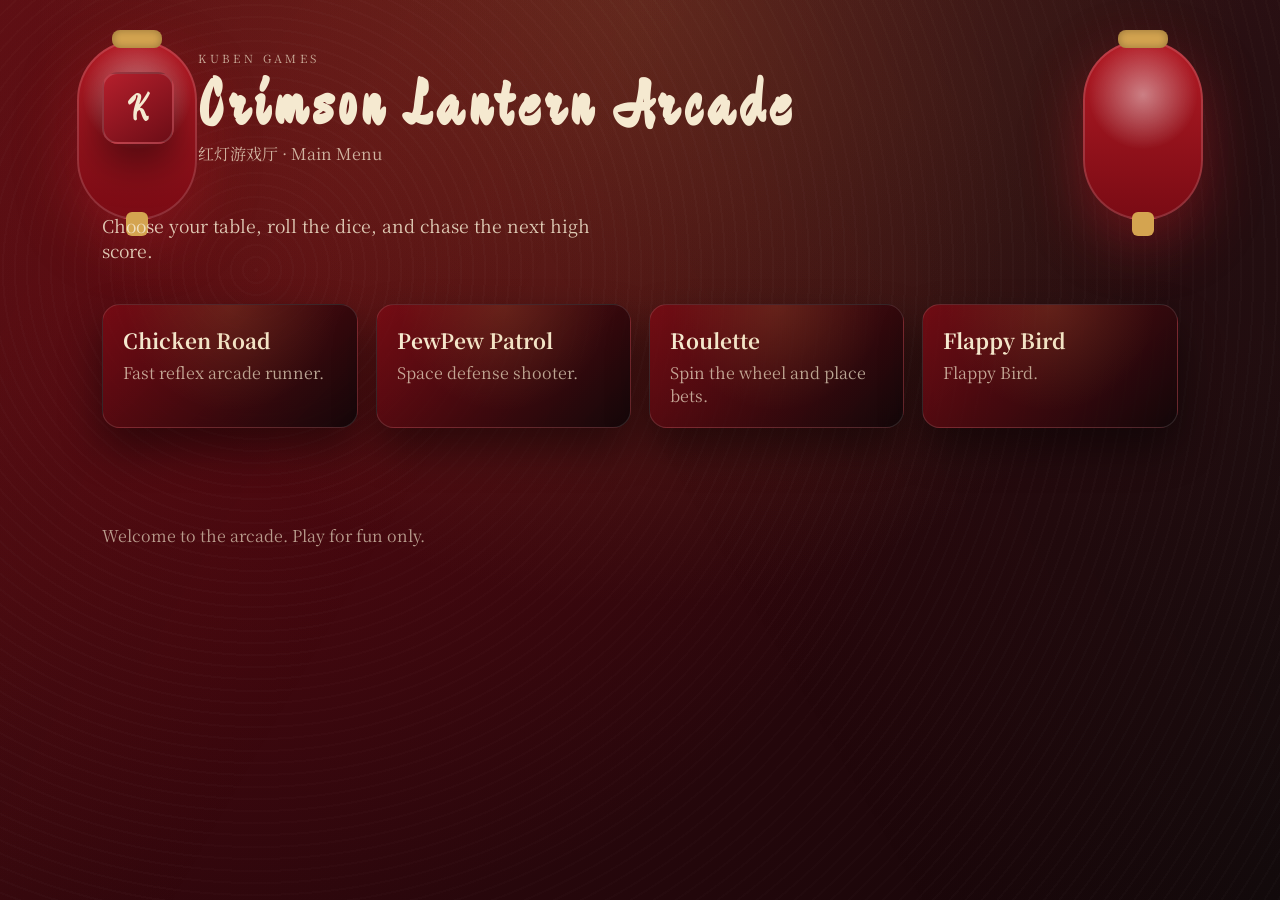
<file: index.html>
<!DOCTYPE html>
<html lang="en">

<head>
    <meta charset="UTF-8" />
    <meta name="viewport" content="width=device-width, initial-scale=1.0" />
    <title>Kuben Arcade | Main Menu</title>
    <link rel="stylesheet" href="main.css" />
</head>

<body>
    <div class="lantern lantern-left"></div>
    <div class="lantern lantern-right"></div>

    <header class="top-bar">
        <div class="seal">K</div>
        <div class="title-block">
            <p class="eyebrow">Kuben Games</p>
            <h1>Crimson Lantern Arcade</h1>
            <p class="subtitle">红灯游戏厅 · Main Menu</p>
        </div>
    </header>

    <main class="menu">
        <section class="intro">
            <p>Choose your table, roll the dice, and chase the next high score.</p>
        </section>

        <section class="grid">
            <a class="game-card" href="/Chicken Road/index.html">
                <h2>Chicken Road</h2>
                <p>Fast reflex arcade runner.</p>
            </a>
            <a class="game-card" href="/PewPewPatrol/index.html">
                <h2>PewPew Patrol</h2>
                <p>Space defense shooter.</p>
            </a>
            <a class="game-card" href="/Roulette/index.html">
                <h2>Roulette</h2>
                <p>Spin the wheel and place bets.</p>
            </a>
            <a class="game-card" href="/Flappy Bird/index.html">
                <h2>Flappy Bird</h2>
                <p>Flappy Bird.</p>
            </a>
        </section>
    </main>

    <footer class="footer">
        <p>Welcome to the arcade. Play for fun only.</p>
    </footer>
</body>

</html>
</file>
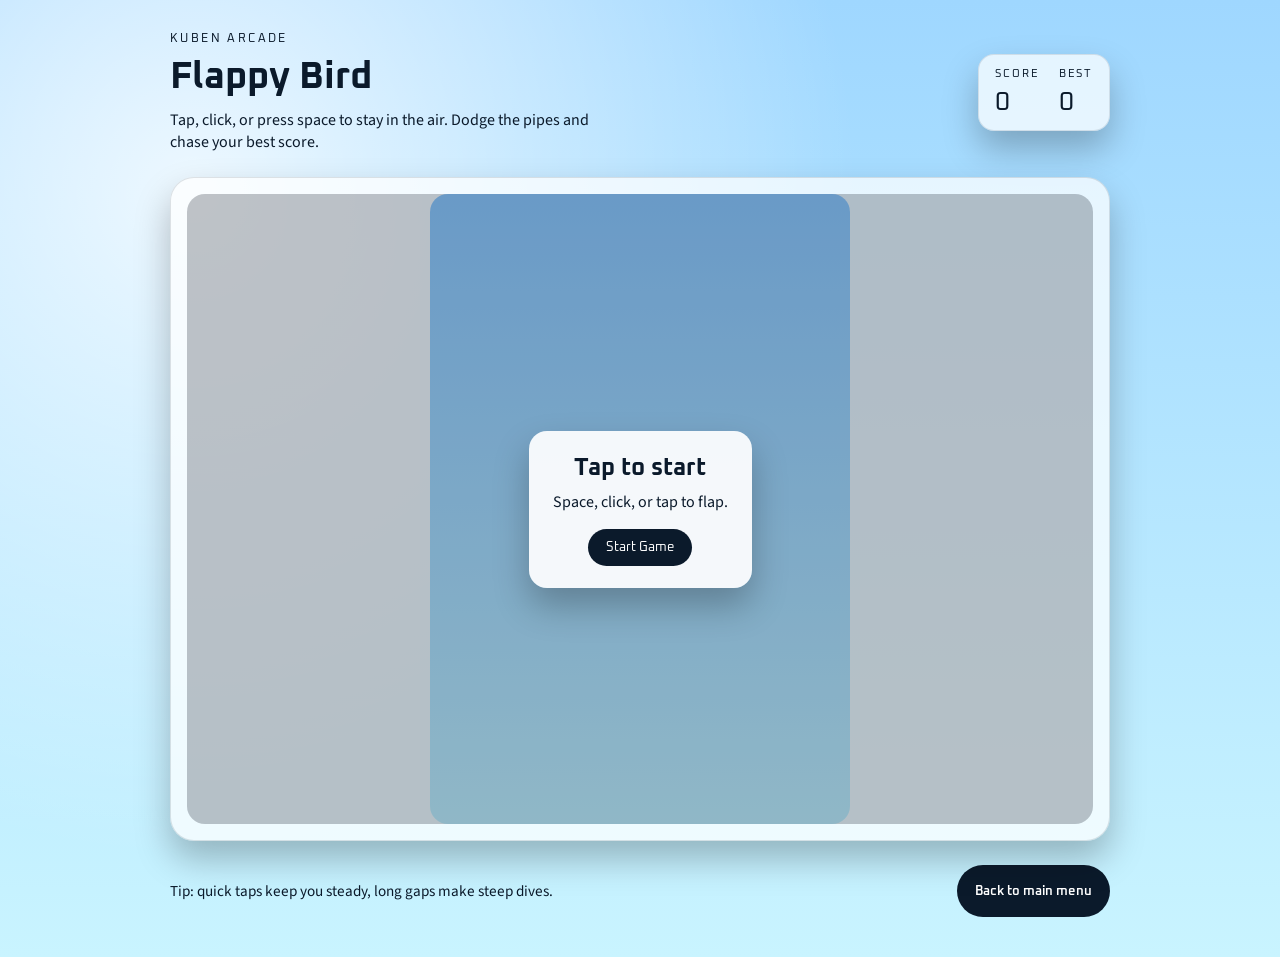
<file: Flappy Bird/index.html>
<!DOCTYPE html>
<html lang="en">
<head>
  <meta charset="UTF-8" />
  <meta name="viewport" content="width=device-width, initial-scale=1.0" />
  <title>Kuben Arcade | Flappy Bird</title>
  <link rel="stylesheet" href="style.css" />
</head>
<body>
  <main class="wrap">
    <header class="topbar">
      <div>
        <p class="eyebrow">Kuben Arcade</p>
        <h1>Flappy Bird</h1>
        <p class="lede">Tap, click, or press space to stay in the air. Dodge the pipes and chase your best score.</p>
      </div>
      <div class="stats">
        <div>
          <p class="label">Score</p>
          <p class="score" id="score">0</p>
        </div>
        <div>
          <p class="label">Best</p>
          <p class="score" id="best">0</p>
        </div>
      </div>
    </header>

    <section class="game-card">
      <canvas id="game" width="420" height="640" aria-label="Flappy Bird game" role="img"></canvas>
      <div class="overlay" id="overlay">
        <div class="panel">
          <h2 id="overlayTitle">Tap to start</h2>
          <p id="overlayHint">Space, click, or tap to flap.</p>
          <button id="startBtn">Start Game</button>
        </div>
      </div>
    </section>

    <footer class="footer">
      <p>Tip: quick taps keep you steady, long gaps make steep dives.</p>
      <button class="exitButton"><a href="../index.html" style="color: white;">Back to main menu</a></button>
    </footer>
  </main>

  <script src="script.js"></script>
</body>
</html>
</file>
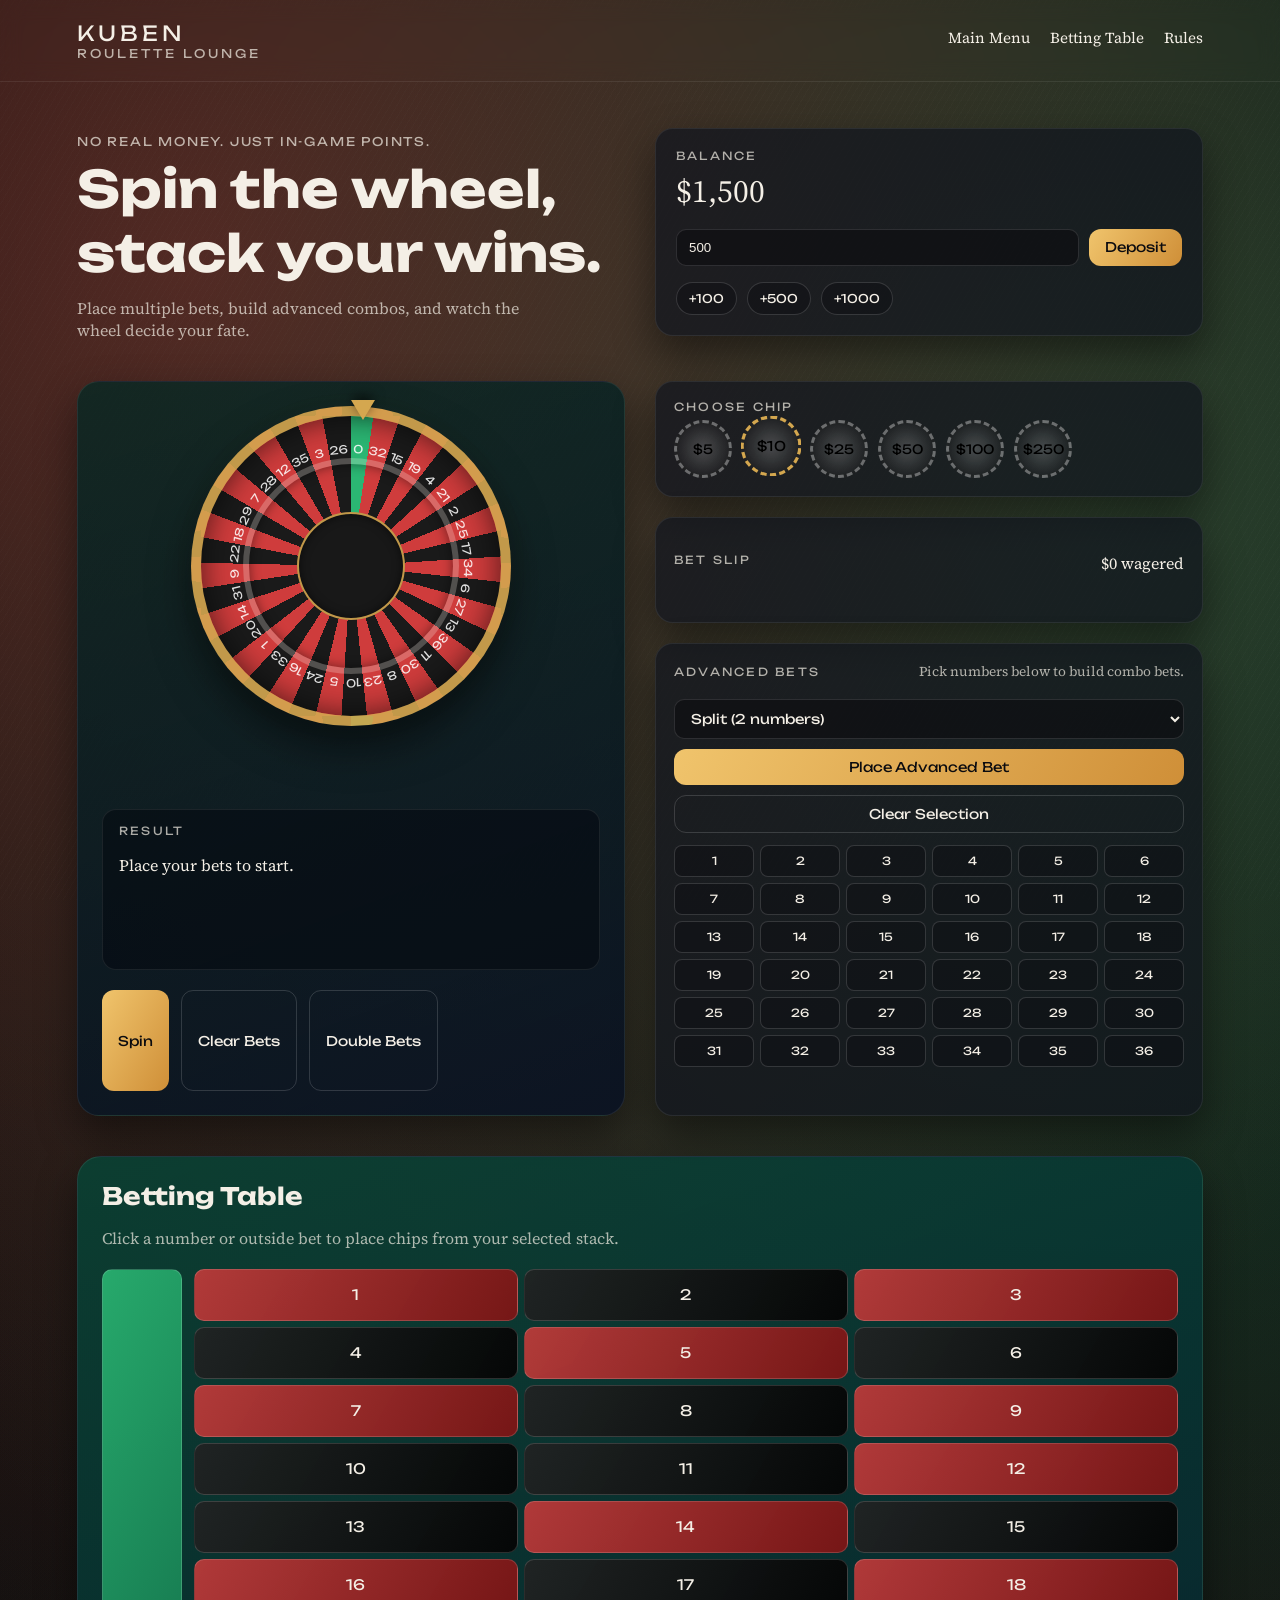
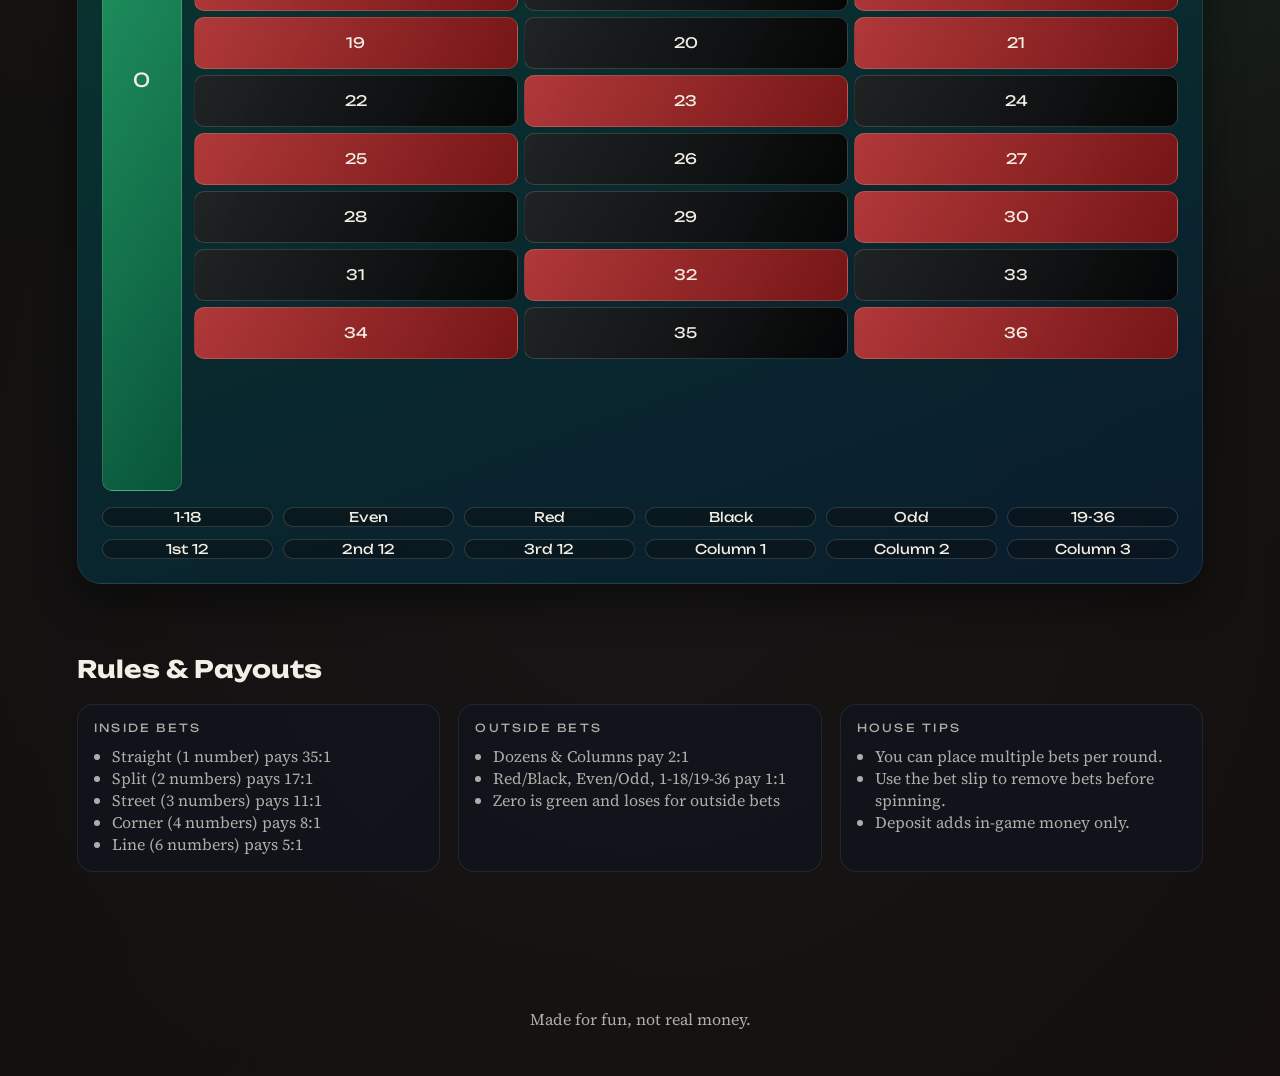
<file: Roulette/index.html>
<!DOCTYPE html>
<html lang="en">
<head>
  <meta charset="UTF-8" />
  <meta name="viewport" content="width=device-width, initial-scale=1.0" />
  <title>Kuben Casino | Roulette</title>
  <link rel="stylesheet" href="style.css" />
</head>
<body>
  <nav class="navbar">
    <div class="brand">
      <span class="brand-mark">Kuben</span>
      <span class="brand-sub">Roulette Lounge</span>
    </div>
    <div class="nav-links">
      <a href="../index.html">Main Menu</a>
      <a href="#bets">Betting Table</a>
      <a href="#rules">Rules</a>
    </div>
  </nav>

  <main>
    <section class="hero">
      <div>
        <p class="eyebrow">No real money. Just in-game points.</p>
        <h1>Spin the wheel, stack your wins.</h1>
        <p class="lede">Place multiple bets, build advanced combos, and watch the wheel decide your fate.</p>
      </div>
      <div class="balance-card">
        <div>
          <p class="label">Balance</p>
          <p class="balance" id="balance">$0</p>
        </div>
        <div class="deposit">
          <input id="depositAmount" type="number" min="1" value="500" />
          <button id="depositBtn" class="btn primary">Deposit</button>
        </div>
        <div class="quick-deposit">
          <button class="chip-btn" data-deposit="100">+100</button>
          <button class="chip-btn" data-deposit="500">+500</button>
          <button class="chip-btn" data-deposit="1000">+1000</button>
        </div>
      </div>
    </section>

    <section class="game">
      <div class="wheel-panel">
        <div class="wheel-wrap">
          <div class="wheel-glow"></div>
          <div class="pointer"></div>
          <div id="wheel" class="wheel"></div>
        </div>
        <div class="result" aria-live="polite">
          <p class="label">Result</p>
          <p id="resultDisplay">Place your bets to start.</p>
        </div>
        <div class="spin-actions">
          <button id="spinBtn" class="btn primary">Spin</button>
          <button id="clearBetsBtn" class="btn ghost">Clear Bets</button>
          <button id="doubleBetsBtn" class="btn ghost">Double Bets</button>
        </div>
      </div>

      <div class="control-panel">
        <div class="chip-selector">
          <p class="label">Choose Chip</p>
          <div class="chip-row" id="chipRow"></div>
        </div>

        <div class="bet-slip">
          <div class="bet-slip-header">
            <p class="label">Bet Slip</p>
            <p class="total" id="totalWager">$0 wagered</p>
          </div>
          <div id="betList" class="bet-list"></div>
        </div>

        <div class="advanced-bets" id="advanced">
          <div class="advanced-header">
            <p class="label">Advanced Bets</p>
            <p class="hint">Pick numbers below to build combo bets.</p>
          </div>
          <div class="advanced-controls">
            <select id="advancedType">
              <option value="split">Split (2 numbers)</option>
              <option value="street">Street (3 numbers)</option>
              <option value="corner">Corner (4 numbers)</option>
              <option value="line">Line (6 numbers)</option>
            </select>
            <button id="placeAdvancedBtn" class="btn primary">Place Advanced Bet</button>
            <button id="clearAdvancedBtn" class="btn ghost">Clear Selection</button>
          </div>
          <div class="advanced-grid" id="advancedGrid"></div>
          <p id="advancedStatus" class="status"></p>
        </div>
      </div>
    </section>

    <section class="board-section" id="bets">
      <div class="board-header">
        <h2>Betting Table</h2>
        <p>Click a number or outside bet to place chips from your selected stack.</p>
      </div>
      <div class="board">
        <button id="zeroCell" class="bet-cell zero" data-bet-type="straight" data-number="0">0</button>
        <div id="numberGrid" class="number-grid"></div>
      </div>
      <div class="outside-bets">
        <button class="bet-btn" data-bet-type="range" data-range="low">1-18</button>
        <button class="bet-btn" data-bet-type="parity" data-parity="even">Even</button>
        <button class="bet-btn" data-bet-type="color" data-color="red">Red</button>
        <button class="bet-btn" data-bet-type="color" data-color="black">Black</button>
        <button class="bet-btn" data-bet-type="parity" data-parity="odd">Odd</button>
        <button class="bet-btn" data-bet-type="range" data-range="high">19-36</button>
      </div>
      <div class="outside-bets secondary">
        <button class="bet-btn" data-bet-type="dozen" data-dozen="1">1st 12</button>
        <button class="bet-btn" data-bet-type="dozen" data-dozen="2">2nd 12</button>
        <button class="bet-btn" data-bet-type="dozen" data-dozen="3">3rd 12</button>
        <button class="bet-btn" data-bet-type="column" data-column="1">Column 1</button>
        <button class="bet-btn" data-bet-type="column" data-column="2">Column 2</button>
        <button class="bet-btn" data-bet-type="column" data-column="3">Column 3</button>
      </div>
    </section>

    <section class="rules" id="rules">
      <h2>Rules & Payouts</h2>
      <div class="rules-grid">
        <div class="rule-card">
          <p class="label">Inside Bets</p>
          <ul>
            <li>Straight (1 number) pays 35:1</li>
            <li>Split (2 numbers) pays 17:1</li>
            <li>Street (3 numbers) pays 11:1</li>
            <li>Corner (4 numbers) pays 8:1</li>
            <li>Line (6 numbers) pays 5:1</li>
          </ul>
        </div>
        <div class="rule-card">
          <p class="label">Outside Bets</p>
          <ul>
            <li>Dozens & Columns pay 2:1</li>
            <li>Red/Black, Even/Odd, 1-18/19-36 pay 1:1</li>
            <li>Zero is green and loses for outside bets</li>
          </ul>
        </div>
        <div class="rule-card">
          <p class="label">House Tips</p>
          <ul>
            <li>You can place multiple bets per round.</li>
            <li>Use the bet slip to remove bets before spinning.</li>
            <li>Deposit adds in-game money only.</li>
          </ul>
        </div>
      </div>
    </section>
  </main>

  <footer class="footer">
    <p>Made for fun, not real money.</p>
  </footer>

  <script src="script.js"></script>
</body>
</html>
</file>
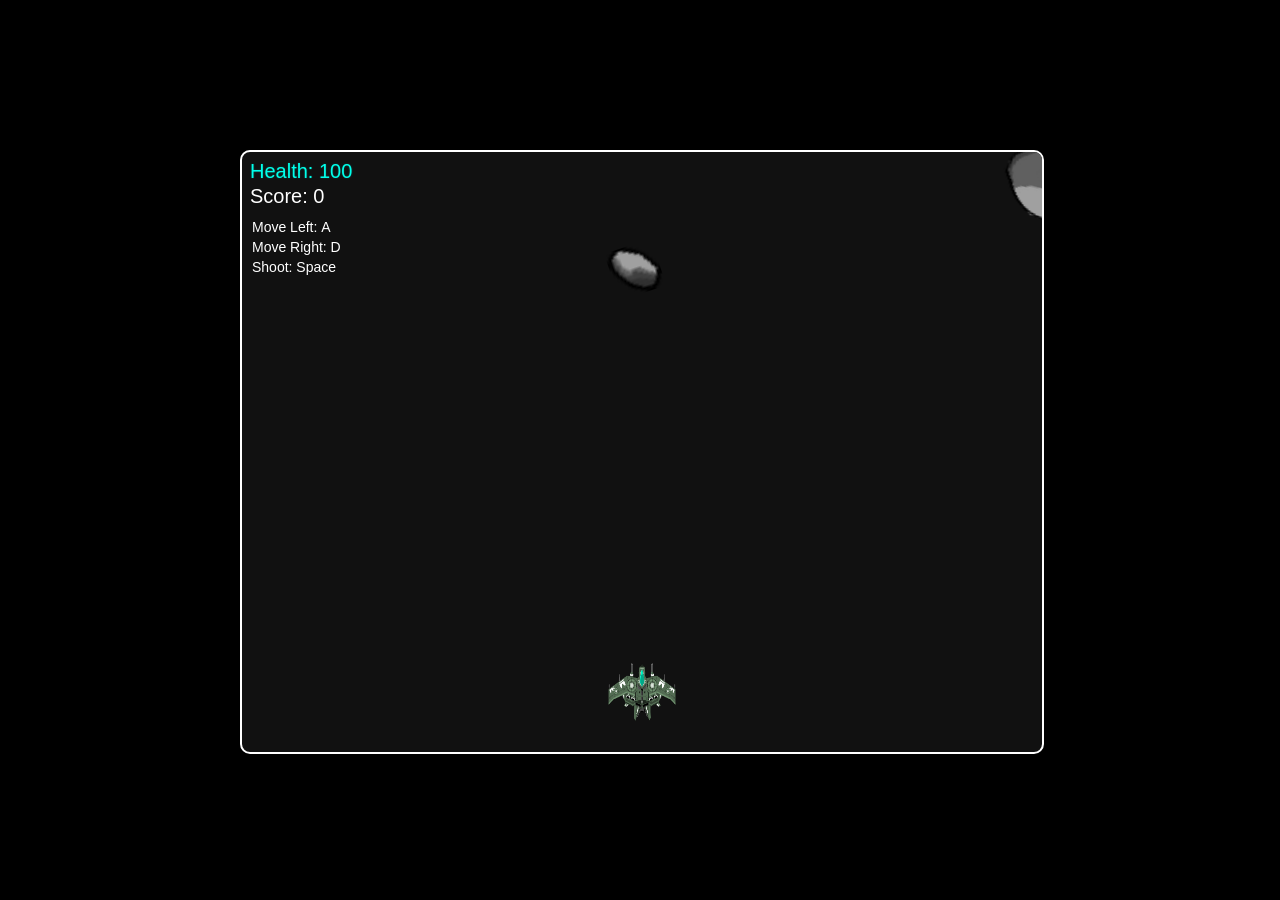
<file: PewPewPatrol/Game/html/game.html>
<!DOCTYPE html>
<html lang="en">

<head>
    <meta charset="UTF-8">
    <meta name="viewport" content="width=device-width, initial-scale=1.0">
    <title>Pew Pew Patrol</title>
    <link rel="stylesheet" href="../styles/game_style.css">
</head>

<body>
    <div id="gameContainer">
        <canvas id="gameCanvas"></canvas>

        <!-- Health and Score UI -->
        <div id="uiTopLeft">
            <span id="healthText">Health: 100</span>
        </div>

        <!-- Score UI -->
        <div id="scoreText">
            Score: 0
        </div>

        <!-- Pause Screen -->
        <div id="pauseScreen" class="overlayScreen hidden">
            <div class="screenBox">
                <h2>Paused</h2>
                <button id="resumeButton" class="menuButton">
                    <span class="icon">▶️</span> Resume
                </button>
                <button id="restartButtonPause" class="menuButton">
                    <span class="icon">🔄</span> Restart
                </button>
                <a href="../../index.html">
                    <button id="mainMenuButtonPause" class="menuButton">
                        <span class="icon">🏠</span> Main Menu
                    </button>
                </a>
            </div>
        </div>

        <!-- Game Over Screen -->
        <div id="gameOverScreen" class="overlayScreen hidden">
            <div class="screenBox">
                <h2>Game Over</h2>
                <p id="finalScoreText">Final Score: 0</p>
                <button id="restartButtonGameOver" class="menuButton">
                    <span class="icon">🔄</span> Restart
                </button>
                <a href="../../index.html">
                    <button id="mainMenuButtonGameOver" class="menuButton">
                        <span class="icon">🏠</span> Main Menu
                    </button>
                </a>
            </div>
        </div>
    </div>

    <script src="../javascript/game.js"></script>
</body>

</html>
</file>
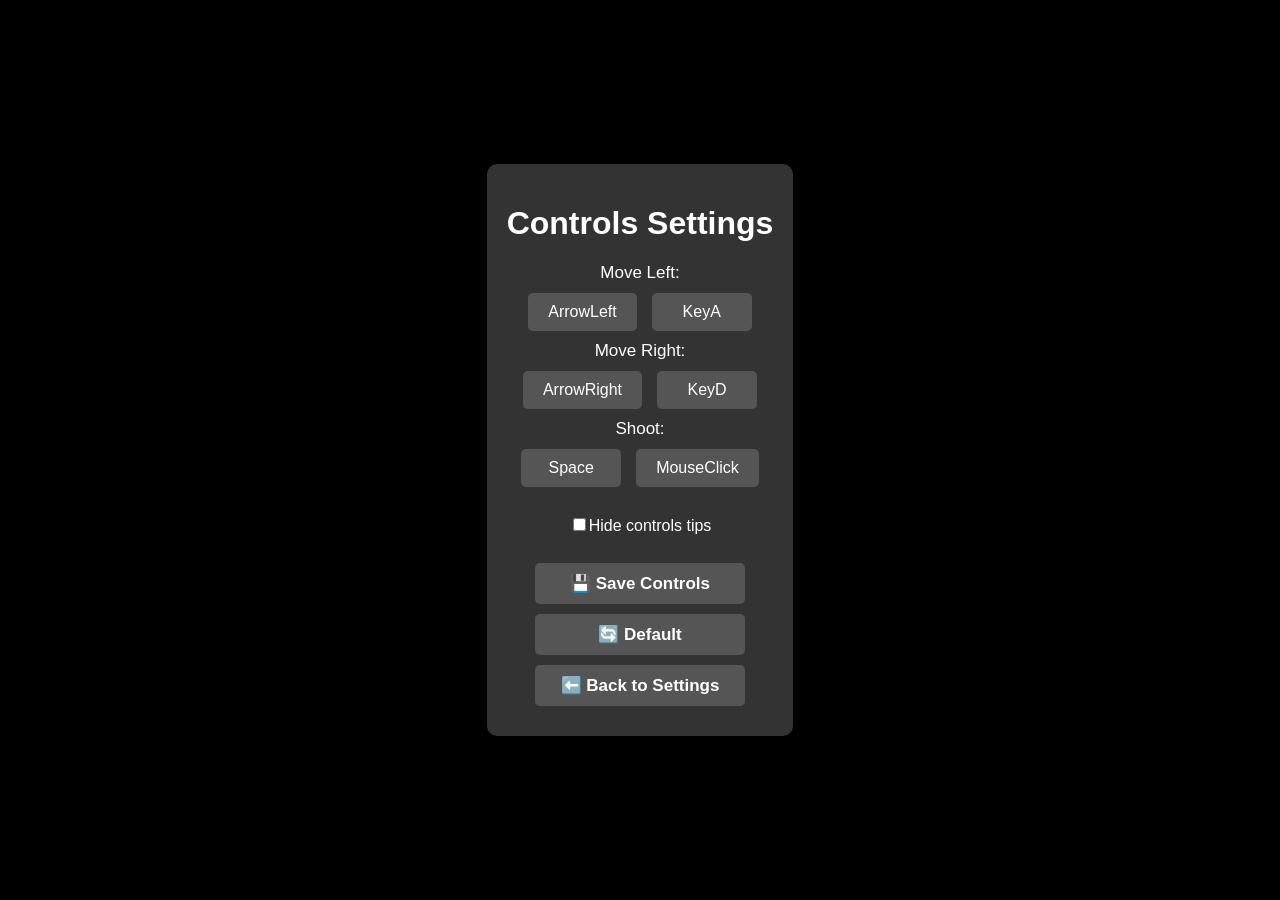
<file: PewPewPatrol/Menu/html/controls.html>
<!DOCTYPE html>
<html lang="en">

<head>
    <meta charset="UTF-8">
    <meta name="viewport" content="width=device-width, initial-scale=1.0">
    <title>Controls Settings</title>
    <link rel="stylesheet" href="../styles/settings_style.css">
</head>

<body>
    <div id="settingsFlexCenter">
        <div class="settings-container">
            <h1>Controls Settings</h1>

            <label for="moveLeft" class="controls-title">Move Left:</label>
            <div id="moveLeft" class="controls-item button-holder">
                <button class="controls-button control1">KeyA</button>
                <button class="controls-button control2">ArrowLeft</button>
            </div>

            <label for="moveRight" class="controls-title">Move Right:</label>
            <div id="moveRight" class="controls-item button-holder">
                <button class="controls-button control1">KeyD</button>
                <button class="controls-button control2">ArrowRight</button>
            </div>

            <label for="shoot" class="controls-title">Shoot:</label>
            <div id="shoot" class="controls-item button-holder">
                <button class="controls-button control1">Space</button>
                <button class="controls-button control2">MouseClick</button>
            </div>

            <br>

            <input type="checkbox" id="hideControlsUI">Hide controls tips</input>

            <br>
            <br>

            <div class="setting-item">
                <button id="saveControls" class="navigation">
                    <span class="icon">💾</span> Save Controls
                </button>
            </div>

            <div class="setting-item">
                <button id="defaultControls" class="navigation">
                    <span class="icon">🔄</span> Default
                </button>
            </div>

            <div class="setting-item">
                <a href="./settings.html">
                    <button id="backToSettings" class="navigation">
                        <span class="icon">⬅️</span> Back to Settings
                    </button>
                </a>
            </div>

        </div>
    </div>
    <script src="../javascript/controls_script.js"></script>
</body>

</html>
</file>
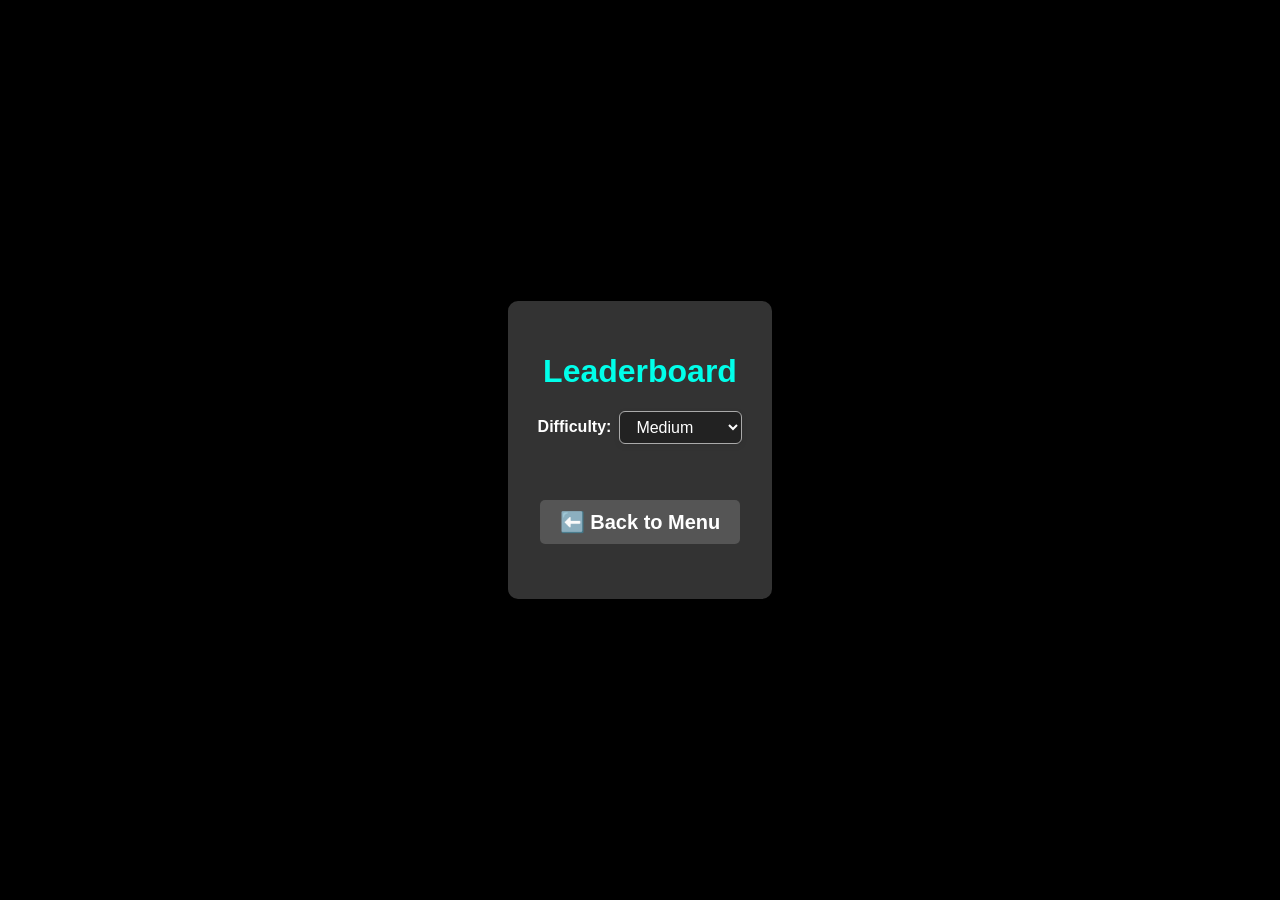
<file: PewPewPatrol/Menu/html/leaderboard.html>
<!DOCTYPE html>
<html lang="en">

<head>
    <meta charset="UTF-8">
    <meta name="viewport" content="width=device-width, initial-scale=1.0">
    <title>Leaderboard</title>
    <link rel="stylesheet" href="../styles/menu_style.css">
    <link rel="stylesheet" href="../styles/leaderboard_style.css">
</head>

<body>

    <div id="menuContainer">
        <h1 class="menuTitle">Leaderboard</h1>

        <!-- Difficulty Dropdown for Leaderboard -->
        <div class="difficulty-dropdown-container">
            <label for="difficultyDropdown">Difficulty:</label>
            <select id="difficultyDropdown" class="difficulty-dropdown">
                <option value="medium">Medium</option>
                <option value="easy">Easy</option>
                <option value="hard">Hard</option>
                <option value="very hard">Very Hard</option>
                <option value="insane">Insane</option>
                <option value="impossible">Impossible</option>
            </select>
        </div>

        <ul id="leaderboardList">
            <li id="firstPlaceTemplate" class="first-place-bg" style="display:none;">
                <span class="nickname nickname-flex">
                    <span class="trophy">🏆</span>
                    <span id="firstPlaceNickname"></span>
                </span>
                <span class="points" id="firstPlacePoints"></span>
            </li>
        </ul>

        <a href="../../index.html">
            <button class="menuButton">
                <span class="icon">⬅️</span> Back to Menu
            </button>
        </a>
    </div>

    <script src="../javascript/leaderboard_script.js"></script>
</body>

</html>
</file>
<file: main.css>
@import url("https://fonts.googleapis.com/css2?family=Ma+Shan+Zheng&family=Noto+Serif+SC:wght@400;600&display=swap");

:root {
  --ink: #120709;
  --crimson: #7a0b14;
  --crimson-deep: #4d0710;
  --gold: #d4a450;
  --jade: #1f7a5f;
  --cream: #f5e9d0;
  --shadow: 0 20px 40px rgba(0, 0, 0, 0.45);
}

* {
  box-sizing: border-box;
}

body {
  margin: 0;
  font-family: "Noto Serif SC", serif;
  color: var(--cream);
  background: radial-gradient(circle at top, rgba(212, 164, 80, 0.2), transparent 55%),
    radial-gradient(circle at 20% 20%, rgba(122, 11, 20, 0.45), transparent 60%),
    linear-gradient(135deg, var(--crimson-deep), var(--ink));
  min-height: 100vh;
  position: relative;
  overflow-x: hidden;
}

body::before {
  content: "";
  position: fixed;
  inset: 0;
  background: repeating-radial-gradient(circle at 20% 30%, rgba(255, 255, 255, 0.05) 0 2px, transparent 2px 12px);
  opacity: 0.3;
  pointer-events: none;
  z-index: 0;
}

body::after {
  content: "";
  position: fixed;
  inset: 0;
  background: linear-gradient(120deg, rgba(212, 164, 80, 0.05), transparent 40%),
    linear-gradient(-120deg, rgba(31, 122, 95, 0.08), transparent 50%);
  pointer-events: none;
  z-index: 0;
}

.lantern {
  position: fixed;
  top: 40px;
  width: 120px;
  height: 180px;
  background: radial-gradient(circle at 50% 30%, rgba(255, 255, 255, 0.45), transparent 40%),
    linear-gradient(180deg, #b31b25, #7a0b14);
  border-radius: 60px;
  box-shadow: 0 20px 60px rgba(179, 27, 37, 0.45);
  border: 2px solid rgba(255, 255, 255, 0.15);
  z-index: 1;
}

.lantern::before {
  content: "";
  position: absolute;
  top: -12px;
  left: 50%;
  transform: translateX(-50%);
  width: 50px;
  height: 18px;
  background: var(--gold);
  border-radius: 8px;
  box-shadow: inset 0 0 8px rgba(0, 0, 0, 0.3);
}

.lantern::after {
  content: "";
  position: absolute;
  bottom: -18px;
  left: 50%;
  transform: translateX(-50%);
  width: 22px;
  height: 24px;
  background: var(--gold);
  border-radius: 6px;
}

.lantern-left {
  left: 6vw;
}

.lantern-right {
  right: 6vw;
}

.top-bar,
.menu,
.footer {
  position: relative;
  z-index: 2;
}

.top-bar {
  display: flex;
  gap: 24px;
  align-items: center;
  padding: 50px 8vw 30px;
}

.seal {
  width: 72px;
  height: 72px;
  border-radius: 16px;
  background: linear-gradient(145deg, #b51f2c, #6c0d16);
  border: 2px solid rgba(255, 255, 255, 0.15);
  display: grid;
  place-items: center;
  font-family: "Ma Shan Zheng", cursive;
  font-size: 2.4rem;
  color: var(--cream);
  box-shadow: var(--shadow);
}

.title-block h1 {
  margin: 0;
  font-family: "Ma Shan Zheng", cursive;
  font-size: clamp(2.4rem, 5vw, 4rem);
  letter-spacing: 0.08em;
}

.eyebrow {
  text-transform: uppercase;
  letter-spacing: 0.3em;
  font-size: 0.7rem;
  margin: 0 0 6px;
  color: rgba(245, 233, 208, 0.7);
}

.subtitle {
  margin: 6px 0 0;
  color: rgba(245, 233, 208, 0.75);
}

.menu {
  padding: 0 8vw 60px;
  display: grid;
  gap: 24px;
}

.intro {
  font-size: 1.1rem;
  max-width: 520px;
  color: rgba(245, 233, 208, 0.85);
}

.grid {
  display: grid;
  grid-template-columns: repeat(auto-fit, minmax(220px, 1fr));
  gap: 18px;
}

.game-card {
  background: linear-gradient(135deg, rgba(122, 11, 20, 0.85), rgba(18, 7, 9, 0.95));
  border: 1px solid rgba(255, 255, 255, 0.12);
  border-radius: 18px;
  padding: 20px;
  text-decoration: none;
  color: var(--cream);
  box-shadow: var(--shadow);
  position: relative;
  overflow: hidden;
  transition: transform 0.2s ease, border-color 0.2s ease;
}

.game-card::after {
  content: "";
  position: absolute;
  inset: 0;
  background: radial-gradient(circle at top, rgba(212, 164, 80, 0.25), transparent 60%);
  opacity: 0.6;
  pointer-events: none;
}

.game-card h2 {
  margin: 0 0 6px;
  font-size: 1.3rem;
}

.game-card p {
  margin: 0;
  color: rgba(245, 233, 208, 0.7);
}

.game-card:hover {
  transform: translateY(-4px);
  border-color: var(--gold);
}

.footer {
  padding: 20px 8vw 40px;
  color: rgba(245, 233, 208, 0.65);
}

@media (max-width: 720px) {
  .top-bar {
    flex-direction: column;
    align-items: flex-start;
  }

  .lantern {
    display: none;
  }
}
</file>
<file: Flappy Bird/style.css>
@import url("https://fonts.googleapis.com/css2?family=Oxanium:wght@400;600;700&family=Source+Sans+3:wght@400;600&display=swap");

:root {
  --sky-top: #9fd7ff;
  --sky-bottom: #c9f4ff;
  --grass: #2f9e4f;
  --pipe: #2e8b57;
  --pipe-dark: #1f6a42;
  --bird: #f2c94c;
  --ink: #0b1a2b;
  --card: rgba(255, 255, 255, 0.72);
  --shadow: 0 18px 35px rgba(0, 0, 0, 0.25);
}

* {
  box-sizing: border-box;
}

body {
  margin: 0;
  min-height: 100vh;
  font-family: "Source Sans 3", sans-serif;
  color: var(--ink);
  background:
    radial-gradient(circle at 15% 20%, rgba(255, 255, 255, 0.8), transparent 50%),
    linear-gradient(180deg, var(--sky-top), var(--sky-bottom));
}

.wrap {
  max-width: 980px;
  margin: 0 auto;
  padding: 32px 20px 40px;
  display: grid;
  gap: 24px;
}

.topbar {
  display: flex;
  flex-wrap: wrap;
  gap: 20px;
  align-items: center;
  justify-content: space-between;
}

.eyebrow {
  text-transform: uppercase;
  letter-spacing: 0.2em;
  font-size: 0.75rem;
  margin: 0 0 6px;
  font-family: "Oxanium", sans-serif;
}

h1 {
  margin: 0 0 8px;
  font-family: "Oxanium", sans-serif;
  font-size: clamp(2rem, 3vw, 2.8rem);
}

.lede {
  margin: 0;
  max-width: 460px;
}

.stats {
  display: flex;
  gap: 20px;
  background: var(--card);
  border-radius: 16px;
  padding: 12px 16px;
  box-shadow: var(--shadow);
  border: 1px solid rgba(11, 26, 43, 0.1);
}

.label {
  font-size: 0.7rem;
  text-transform: uppercase;
  letter-spacing: 0.18em;
  margin: 0 0 6px;
  font-family: "Oxanium", sans-serif;
}

.score {
  font-size: 1.6rem;
  margin: 0;
  font-family: "Oxanium", sans-serif;
}

.game-card {
  position: relative;
  background: var(--card);
  border-radius: 24px;
  padding: 16px;
  box-shadow: var(--shadow);
  border: 1px solid rgba(11, 26, 43, 0.12);
  display: grid;
  place-items: center;
}

canvas {
  width: min(100%, 420px);
  height: auto;
  max-height: 70vh;
  aspect-ratio: 21 / 32;
  display: block;
  border-radius: 18px;
  background: linear-gradient(180deg, #8ac8ff 0%, #bdefff 100%);
}

.overlay {
  position: absolute;
  inset: 16px;
  display: grid;
  place-items: center;
  background: rgba(9, 19, 33, 0.25);
  border-radius: 18px;
  opacity: 1;
  pointer-events: auto;
  transition: opacity 0.2s ease;
}

.overlay.hidden {
  opacity: 0;
  pointer-events: none;
}

.panel {
  background: rgba(255, 255, 255, 0.92);
  padding: 22px 24px;
  border-radius: 18px;
  text-align: center;
  box-shadow: var(--shadow);
}

.panel h2 {
  margin: 0 0 8px;
  font-family: "Oxanium", sans-serif;
}

.panel p {
  margin: 0 0 16px;
}

.panel button {
  background: var(--ink);
  color: white;
  border: none;
  padding: 10px 18px;
  border-radius: 999px;
  font-family: "Oxanium", sans-serif;
  cursor: pointer;
}

.exitButton {
  background-color: var(--ink);
  border: none;
  padding: 10px 18px;
  border-radius: 999px;
  font-family: "Oxanium", sans-serif;
  cursor: pointer;
}

.footer {
  display: flex;
  justify-content: space-between;
  gap: 16px;
  flex-wrap: wrap;
  font-size: 0.95rem;
}

.footer a {
  color: var(--ink);
  text-decoration: none;
  font-weight: 600;
}

@media (max-width: 720px) {
  .stats {
    width: 100%;
    justify-content: space-between;
  }

  .footer {
    flex-direction: column;
    align-items: flex-start;
  }
}

@media (max-height: 820px) {
  .wrap {
    padding-top: 20px;
    gap: 18px;
  }

  canvas {
    max-height: 62vh;
  }
}
</file>
<file: Roulette/style.css>
@import url("https://fonts.googleapis.com/css2?family=Unbounded:wght@400;600;800&family=Source+Serif+4:wght@400;600&display=swap");

:root {
  --bg-1: #0b0e1a;
  --bg-2: #1a0f23;
  --felt: #0a5a45;
  --felt-dark: #054135;
  --gold: #d4a74f;
  --red: #cf3c3c;
  --black: #1a1a1a;
  --green: #2bb673;
  --cream: #f4efe6;
  --ink: #0b0b0f;
  --muted: rgba(244, 239, 230, 0.7);
  --card: rgba(16, 20, 30, 0.7);
  --glass: rgba(255, 255, 255, 0.08);
  --shadow: 0 18px 40px rgba(0, 0, 0, 0.45);
}

* {
  box-sizing: border-box;
}

body {
  margin: 0;
  font-family: "Source Serif 4", serif;
  color: var(--cream);
  background:
    radial-gradient(circle at 15% 10%, rgba(207, 60, 60, 0.35), transparent 55%),
    radial-gradient(circle at 85% 20%, rgba(43, 182, 115, 0.3), transparent 60%),
    radial-gradient(circle at 50% 80%, rgba(26, 26, 26, 0.65), transparent 65%),
    linear-gradient(135deg, #0a0f0c, #130b0b);
  min-height: 100vh;
}

body::before {
  content: "";
  position: fixed;
  inset: 0;
  background: repeating-linear-gradient(120deg, rgba(255, 255, 255, 0.04), rgba(255, 255, 255, 0.04) 1px, transparent 1px, transparent 6px);
  opacity: 0.35;
  pointer-events: none;
  z-index: 0;
}

nav,
main,
footer {
  position: relative;
  z-index: 1;
}

.navbar {
  display: flex;
  align-items: center;
  justify-content: space-between;
  padding: 20px 6vw;
  border-bottom: 1px solid rgba(255, 255, 255, 0.08);
  backdrop-filter: blur(10px);
}

.brand {
  display: flex;
  flex-direction: column;
  font-family: "Unbounded", sans-serif;
  text-transform: uppercase;
}

.brand-mark {
  font-size: 1.3rem;
  letter-spacing: 0.2em;
}

.brand-sub {
  font-size: 0.75rem;
  color: var(--muted);
  letter-spacing: 0.25em;
}

.nav-links {
  display: flex;
  gap: 20px;
}

.nav-links a {
  color: var(--cream);
  text-decoration: none;
  font-size: 0.95rem;
  padding-bottom: 4px;
  border-bottom: 2px solid transparent;
  transition: border-color 0.2s ease;
}

.nav-links a:hover {
  border-color: var(--gold);
}

main {
  padding: 40px 6vw 80px;
  display: flex;
  flex-direction: column;
  gap: 40px;
}

.hero {
  display: grid;
  grid-template-columns: repeat(auto-fit, minmax(260px, 1fr));
  gap: 30px;
  align-items: center;
}

.eyebrow {
  font-family: "Unbounded", sans-serif;
  text-transform: uppercase;
  letter-spacing: 0.15em;
  font-size: 0.75rem;
  color: var(--muted);
  margin-bottom: 8px;
}

h1 {
  font-family: "Unbounded", sans-serif;
  font-size: clamp(2rem, 4vw, 3.5rem);
  margin: 0 0 12px;
}

.lede {
  max-width: 460px;
  color: var(--muted);
  margin: 0;
}

.balance-card {
  background: var(--card);
  border: 1px solid rgba(255, 255, 255, 0.08);
  border-radius: 18px;
  padding: 20px;
  box-shadow: var(--shadow);
  display: grid;
  gap: 16px;
}

.label {
  text-transform: uppercase;
  font-family: "Unbounded", sans-serif;
  font-size: 0.7rem;
  letter-spacing: 0.2em;
  color: var(--muted);
  margin: 0 0 6px;
}

.balance {
  font-size: 2rem;
  margin: 0;
}

.deposit {
  display: flex;
  gap: 10px;
}

.deposit input {
  flex: 1;
  padding: 10px 12px;
  border-radius: 10px;
  border: 1px solid rgba(255, 255, 255, 0.12);
  background: rgba(12, 12, 16, 0.6);
  color: var(--cream);
}

.quick-deposit {
  display: flex;
  gap: 10px;
}

.chip-btn {
  border: 1px solid rgba(255, 255, 255, 0.15);
  background: rgba(12, 12, 16, 0.4);
  color: var(--cream);
  padding: 8px 12px;
  border-radius: 999px;
  font-family: "Unbounded", sans-serif;
  font-size: 0.75rem;
  cursor: pointer;
  transition: transform 0.2s ease, border-color 0.2s ease;
}

.chip-btn:hover {
  transform: translateY(-2px);
  border-color: var(--gold);
}

.game {
  display: grid;
  grid-template-columns: repeat(auto-fit, minmax(280px, 1fr));
  gap: 30px;
}

.wheel-panel {
  background: linear-gradient(160deg, rgba(6, 40, 35, 0.8), rgba(10, 18, 35, 0.9));
  border-radius: 22px;
  padding: 24px;
  border: 1px solid rgba(255, 255, 255, 0.08);
  box-shadow: var(--shadow);
  display: grid;
  gap: 20px;
}

.wheel-wrap {
  position: relative;
  width: min(320px, 80vw);
  aspect-ratio: 1;
  margin: 0 auto;
}

.wheel-glow {
  position: absolute;
  inset: -20px;
  background: radial-gradient(circle, rgba(255, 214, 102, 0.35), transparent 60%);
  filter: blur(18px);
  z-index: 0;
}

.wheel {
  position: relative;
  width: 100%;
  height: 100%;
  border-radius: 50%;
  border: 10px solid rgba(212, 167, 79, 0.9);
  box-shadow: inset 0 0 30px rgba(0, 0, 0, 0.6), 0 20px 40px rgba(0, 0, 0, 0.5);
  transition: transform 4.6s cubic-bezier(0.15, 0.8, 0.2, 1);
  background: var(--wheel-gradient, conic-gradient(var(--green) -5deg 5deg, var(--red) 5deg 10deg));
  overflow: hidden;
  z-index: 1;
}

.wheel::before {
  content: "";
  position: absolute;
  inset: 14%;
  border-radius: 50%;
  box-shadow: inset 0 0 12px rgba(0, 0, 0, 0.45);
  border: 6px solid rgba(245, 239, 230, 0.25);
}

.wheel::after {
  content: "";
  position: absolute;
  inset: 32%;
  border-radius: 50%;
  background: rgb(24, 24, 24);
  border: 2px solid rgba(212, 167, 79, 0.9);
  box-shadow: inset 0 0 10px rgba(0, 0, 0, 0.6);
}

.wheel .slot-label {
  position: absolute;
  left: 50%;
  top: 50%;
  transform-origin: center;
  font-family: "Unbounded", sans-serif;
  font-size: 0.7rem;
  color: rgba(255, 255, 255, 0.85);
  width: 28px;
  text-align: center;
  line-height: 1;
  pointer-events: none;
  z-index: 2;
}

.pointer {
  position: absolute;
  top: -6px;
  left: 50%;
  transform: translateX(-50%);
  transform: rotate(180deg);
  width: 0;
  height: 0;
  border-left: 12px solid transparent;
  border-right: 12px solid transparent;
  border-bottom: 20px solid var(--gold);
  filter: drop-shadow(0 4px 6px rgba(0, 0, 0, 0.6));
  z-index: 2;
}

.result {
  background: rgba(6, 10, 18, 0.6);
  border-radius: 14px;
  padding: 14px 16px;
  border: 1px solid rgba(255, 255, 255, 0.08);
}

.spin-actions {
  display: flex;
  gap: 12px;
  flex-wrap: wrap;
}

.btn {
  border: 1px solid rgba(255, 255, 255, 0.15);
  background: rgba(12, 12, 16, 0.3);
  color: var(--cream);
  padding: 10px 16px;
  border-radius: 12px;
  font-family: "Unbounded", sans-serif;
  cursor: pointer;
  transition: transform 0.2s ease, border-color 0.2s ease;
}

.btn:hover {
  transform: translateY(-2px);
  border-color: var(--gold);
}

.btn.primary {
  background: linear-gradient(120deg, #f0c46c, #cf8f38);
  color: var(--ink);
  border: none;
}

.btn.ghost {
  background: transparent;
}

.control-panel {
  display: grid;
  gap: 20px;
}

.chip-selector,
.bet-slip,
.advanced-bets {
  background: var(--card);
  border-radius: 18px;
  padding: 18px;
  border: 1px solid rgba(255, 255, 255, 0.08);
  box-shadow: var(--shadow);
}

.chip-row {
  display: flex;
  gap: 10px;
  flex-wrap: wrap;
}

.chip {
  width: 58px;
  height: 58px;
  border-radius: 50%;
  display: grid;
  place-items: center;
  font-family: "Unbounded", sans-serif;
  font-size: 0.8rem;
  border: 3px dashed rgba(255, 255, 255, 0.35);
  cursor: pointer;
  background: radial-gradient(circle, rgba(255, 255, 255, 0.2), rgba(0, 0, 0, 0.4));
  transition: transform 0.2s ease, border-color 0.2s ease;
}

.chip.active {
  border-color: var(--gold);
  transform: translateY(-3px) scale(1.05);
}

.bet-slip-header {
  display: flex;
  justify-content: space-between;
  align-items: center;
}

.bet-list {
  display: grid;
  gap: 10px;
  margin-top: 14px;
  max-height: 260px;
  overflow-y: auto;
  padding-right: 6px;
}

.bet-item {
  background: rgba(12, 12, 16, 0.5);
  border-radius: 12px;
  padding: 10px 12px;
  display: flex;
  justify-content: space-between;
  align-items: center;
  gap: 10px;
}

.bet-item button {
  background: transparent;
  border: 1px solid rgba(255, 255, 255, 0.15);
  color: var(--cream);
  border-radius: 8px;
  padding: 6px 8px;
  cursor: pointer;
}

.advanced-header {
  display: flex;
  justify-content: space-between;
  align-items: baseline;
  gap: 12px;
}

.hint {
  color: var(--muted);
  font-size: 0.85rem;
  margin: 0;
}

.advanced-controls {
  display: grid;
  gap: 10px;
  margin-top: 14px;
}

.advanced-controls select {
  padding: 10px 12px;
  border-radius: 10px;
  background: rgba(12, 12, 16, 0.6);
  color: var(--cream);
  border: 1px solid rgba(255, 255, 255, 0.12);
  font-family: "Unbounded", sans-serif;
}

.advanced-grid {
  display: grid;
  grid-template-columns: repeat(6, minmax(40px, 1fr));
  gap: 6px;
  margin-top: 12px;
}

.advanced-grid button {
  padding: 8px;
  border-radius: 8px;
  border: 1px solid rgba(255, 255, 255, 0.15);
  background: rgba(12, 12, 16, 0.4);
  color: var(--cream);
  cursor: pointer;
  font-family: "Unbounded", sans-serif;
  font-size: 0.7rem;
}

.advanced-grid button.selected {
  border-color: var(--gold);
  background: rgba(212, 167, 79, 0.25);
}

.status {
  color: var(--muted);
  margin: 10px 0 0;
  min-height: 20px;
}

.board-section {
  background: linear-gradient(160deg, rgba(5, 70, 55, 0.8), rgba(8, 30, 50, 0.85));
  border-radius: 24px;
  padding: 24px;
  border: 1px solid rgba(255, 255, 255, 0.08);
  box-shadow: var(--shadow);
}

.board-header h2 {
  font-family: "Unbounded", sans-serif;
  margin: 0;
}

.board-header p {
  color: var(--muted);
}

.board {
  margin-top: 20px;
  display: grid;
  grid-template-columns: 80px 1fr;
  gap: 12px;
}

.number-grid {
  display: grid;
  grid-template-columns: repeat(3, minmax(60px, 1fr));
  grid-auto-rows: 52px;
  gap: 6px;
}

.bet-cell,
.bet-btn {
  border: 1px solid rgba(255, 255, 255, 0.15);
  border-radius: 10px;
  background: rgba(10, 10, 10, 0.4);
  color: var(--cream);
  font-family: "Unbounded", sans-serif;
  cursor: pointer;
  transition: transform 0.2s ease, border-color 0.2s ease;
}

.bet-cell:hover,
.bet-btn:hover {
  transform: translateY(-2px);
  border-color: var(--gold);
}

.bet-cell {
  font-size: 0.9rem;
}

.bet-cell.red {
  background: linear-gradient(120deg, rgba(207, 60, 60, 0.85), rgba(130, 20, 20, 0.9));
}

.bet-cell.black {
  background: linear-gradient(120deg, rgba(35, 35, 35, 0.9), rgba(5, 5, 5, 0.95));
}

.bet-cell.green {
  background: linear-gradient(120deg, rgba(43, 182, 115, 0.9), rgba(10, 90, 60, 0.9));
}

.bet-cell.winner,
.bet-btn.winner {
  outline: 3px solid var(--gold);
  box-shadow: 0 0 14px rgba(212, 167, 79, 0.6);
}

.zero {
  grid-row: span 12;
  font-size: 1.2rem;
}

.outside-bets {
  display: grid;
  grid-template-columns: repeat(auto-fit, minmax(120px, 1fr));
  gap: 10px;
  margin-top: 16px;
}

.outside-bets.secondary {
  margin-top: 12px;
}

.rules {
  padding: 10px 0;
}

.rules h2 {
  font-family: "Unbounded", sans-serif;
}

.rules-grid {
  display: grid;
  grid-template-columns: repeat(auto-fit, minmax(220px, 1fr));
  gap: 18px;
  margin-top: 14px;
}

.rule-card {
  background: var(--card);
  border-radius: 16px;
  padding: 16px;
  border: 1px solid rgba(255, 255, 255, 0.08);
}

.rule-card ul {
  margin: 10px 0 0;
  padding-left: 18px;
  color: var(--muted);
}

.footer {
  text-align: center;
  padding: 30px 6vw;
  color: var(--muted);
}

@media (max-width: 720px) {
  .navbar {
    flex-direction: column;
    align-items: flex-start;
    gap: 12px;
  }

  .board {
    grid-template-columns: 1fr;
  }

  .zero {
    grid-row: auto;
  }
}
</file>
<file: PewPewPatrol/Game/styles/game_style.css>
/* General Styles */
body {
    font-family: Arial, sans-serif;
    background-color: #000;
    color: #fff;
    display: flex;
    justify-content: center;
    align-items: center;
    height: 100vh;
    margin: 0;
}



/* Game Container */
#gameContainer {
    background-color: #333;
    padding: 0;
    border-radius: 10px;
    box-shadow: 0 0 10px rgba(0, 0, 0, 0.5);
    animation: fadeIn 0.8s ease;
    width: 90%;
    max-width: 800px;
    height: 600px;
    position: relative;
}

@keyframes fadeIn {
    from {
        opacity: 0;
        transform: scale(0.9);
    }

    to {
        opacity: 1;
        transform: scale(1);
    }
}



/* Canvas */
canvas#gameCanvas {
    display: block;
    background: #111;
    border-radius: 10px;
    width: 100%;
    height: 100%;
    z-index: 1;
    border: white 2px solid;
}



/* UI Top Left */
#uiTopLeft {
    position: absolute;
    left: 10px;
    top: 10px;
    z-index: 10;
    display: flex;
    flex-direction: column;
    align-items: flex-start;
    pointer-events: none;
}



/* Health Text */
#healthText {
    color: #00ffea;
    font-size: 20px;
    margin-bottom: 8px;
    text-shadow: 0 0 2px #00ffea44;
}



/* Reload Box */
#reloadBox {
    position: relative;
    width: 32px;
    height: 32px;
    border: 2px solid #00ffea;
    background: #181c1f;
    border-radius: 6px;
    display: flex;
    align-items: center;
    justify-content: center;
    overflow: hidden;
    z-index: 10;
    box-sizing: border-box;
    pointer-events: none;
}



/* Reload Overlay */
#reloadOverlay {
    position: absolute;
    left: 0;
    top: 0;
    width: 100%;
    height: 100%;
    background: rgba(120, 120, 120, 0.7);
    z-index: 2;
    pointer-events: none;
    transition: height 0.1s linear;
}



/* Overlay screens (pause/game over) */
.overlayScreen {
    position: absolute;
    left: 0;
    top: 0;
    width: 100%;
    height: 100%;
    z-index: 100;
    display: flex;
    align-items: center;
    justify-content: center;
}

.overlayScreen.hidden {
    display: none;
}

.screenBox {
    background: #333333f3;
    border-radius: 10px;
    padding: 20px;
    box-shadow: 0 0 10px rgba(0, 0, 0, 0.5);
    text-align: center;
    width: 90%;
    max-width: 400px;
}

.screenBox h2 {
    font-size: 24px;
    color: #00ffea;
    margin-bottom: 20px;
    text-shadow: 0 0 2px #00ffea44;
}

.screenBox button {
    width: 100%;
    padding: 10px;
    background-color: #555;
    border: none;
    border-radius: 5px;
    color: #fff;
    cursor: pointer;
    transition: background-color 0.3s ease, transform 0.2s ease;
    font-size: 16px;
    font-weight: bold;
    margin-bottom: 15px;
}

.screenBox button:hover {
    background-color: #777;
    transform: scale(1.05);
}

.screenBox button:active {
    background-color: #444;
    transform: scale(0.95);
}

a {
    text-decoration: none;
}

#scoreText {
    position: absolute;
    top: 10px;
    left: 10px;
    font-size: 20px;
    color: white;
    margin-top: 25px;
}



/* Explosion effect (DOM) */
.explosion {
    position: absolute;
    z-index: -1;
    pointer-events: none;
    user-select: none;
}



/* Smoke effect (DOM) */
img[src*="smoke-png.gif"] {
    z-index: 30;
    pointer-events: none;
    user-select: none;
}
</file>
<file: PewPewPatrol/Menu/styles/settings_style.css>
/* ====== General Styles ====== */
* {
    box-sizing: border-box;
}

body {
    font-family: Arial, sans-serif;
    background-color: #000;
    color: #fff;
    display: flex;
    justify-content: center;
    align-items: center;
    height: 100vh;
    margin: 0;
}

.settings-container {
    background-color: #333;
    padding: 20px;
    border-radius: 10px;
    box-shadow: 0 0 10px rgba(0, 0, 0, 0.5);
    animation: fadeIn 0.8s ease;
    width: max-content;
    max-width: 600px;
    text-align: center;
}

.setting-item {
    margin: 10px 0;
    display: flex;
    flex-direction: column;
    align-items: center;
}

.setting-item label {
    font-size: 18px;
    margin-bottom: 5px;
}

.setting-item button {
    background-color: #555;
    color: #fff;
    border: none;
    border-radius: 5px;
    padding: 10px 20px;
    cursor: pointer;
    transition: background-color 0.3s ease, transform 0.2s ease;
}

.setting-item button:hover {
    background-color: #666;
    transform: scale(1.05);
}

.setting-item button:active {
    background-color: #444;
    transform: scale(0.95);
}

/* ====== Animations ====== */
@keyframes fadeIn {
    from {
        opacity: 0;
        transform: scale(0.9);
    }
    to {
        opacity: 1;
        transform: scale(1);
    }
}

/* ====== Controls ====== */
.controls-title {
    font-size: 17px;
}

.controls-item {
    margin: 10px 0;
}

.controls-button {
    background-color: #555;
    color: #fff;
    border: none;
    border-radius: 5px;
    padding: 10px 20px;
    font-size: 16px;
    cursor: pointer;
    transition: background-color 0.3s ease, transform 0.2s ease;
    min-width: 100px;
    text-align: center;
}

.controls-button:hover {
    background-color: #666;
    transform: scale(1.05);
}

.controls-button:active {
    background-color: #444;
    transform: scale(0.95);
}

.button-holder {
    display: flex;
    justify-content: center;
    gap: 15px;
}

/* ====== Navigation Buttons ====== */
.navigation {
    background-color: #444;
    color: #fff;
    border: none;
    border-radius: 8px;
    padding: 15px 30px;
    font-size: 17px;
    font-weight: bold;
    cursor: pointer;
    transition: background-color 0.3s ease, transform 0.2s ease;
    min-width: 210px;
    text-align: center;
}

.navigation:hover {
    background-color: #555;
    transform: scale(1.1);
}

.navigation:active {
    background-color: #333;
    transform: scale(0.95);
}

/* ====== Volume and Difficulty Styles ====== */
#masterVolume,
#musicVolume,
#effectsVolume {
    appearance: none;
    width: 100%;
    max-width: 300px;
    height: 8px;
    background: #555;
    border-radius: 5px;
    outline: none;
    transition: background 0.3s ease;
    cursor: pointer;
}

#masterVolume::-webkit-slider-thumb,
#musicVolume::-webkit-slider-thumb,
#effectsVolume::-webkit-slider-thumb {
    appearance: none;
    width: 20px;
    height: 20px;
    background-color: #999;
    border-radius: 50%;
    cursor: pointer;
    transition: transform 0.2s ease;
}

#masterVolume::-webkit-slider-thumb:hover,
#musicVolume::-webkit-slider-thumb:hover,
#effectsVolume::-webkit-slider-thumb:hover {
    background-color: #bbb;
    transform: scale(1.1);
}

#difficulty {
    width: 100%;
    max-width: 300px;
    background-color: #555;
    color: #fff;
    border-radius: 5px;
    padding: 10px;
    font-size: 16px;
    cursor: pointer;
    transition: border-color 0.3s ease, transform 0.2s ease;
}

#difficulty:hover {
    background-color: #666;
    transform: scale(1.05);
}

#difficulty:active {
    background-color: #444;
    transform: scale(0.95);
}

#difficulty option[value="easy"] { color: #7CFC00; }
#difficulty option[value="medium"] { color: #00BFFF; }
#difficulty option[value="hard"] { color: #FFA500; }
#difficulty option[value="very hard"] { color: #FF6347; }
#difficulty option[value="insane"] { color: #FF1493; }
#difficulty option[value="impossible"] { color: #8B0000; }
</file>
<file: PewPewPatrol/Menu/styles/menu_style.css>
/* Body Styles */
body {
    font-family: Arial, sans-serif;
    background-color: #000;
    color: #fff;
    margin: 0;
    padding: 0;
    display: flex;
    justify-content: center;
    align-items: center;
    height: 100vh;
}

/* Menu Container */
#menuContainer {
    display: flex;
    flex-direction: column;
    justify-content: center;
    background-color: #333;
    padding: 30px;
    animation: fadeIn 0.8s ease;
    min-width: max-content;
    text-align: center;
    border-radius: 10px;
}

/* Menu Title */
.menuTitle {
    color: #00ffea;
    animation: slideIn 0.8s ease;
}

/* Buttons */
button {
    padding: 10px 20px;
    background-color: #555;
    border: none;
    border-radius: 5px;
    color: #fff;
    cursor: pointer;
    font-size: 20px;
    font-weight: bold;
    transition: background-color 0.3s ease, transform 0.2s ease;
    min-width: 200px;
    margin-bottom: 25px;
}

button:hover {
    background-color: #777;
    transform: scale(1.05);
}

button:active {
    background-color: #444;
    transform: scale(0.95);
}

/* Links */
a {
    text-decoration: none;
    color: inherit;
    transition: color 0.3s ease;
}

a:hover {
    color: #00ffea;
}

/* Login Overlay Styles */
#loginOverlay {
    position: absolute;
    top: 0;
    left: 0;
    width: 100%;
    height: 100%;
    background-color: rgba(0, 0, 0, 0.9);
    display: flex;
    justify-content: center;
    align-items: center;
    z-index: 105;
    animation: fadeIn 0.5s ease;
}

.hidden {
    display: none;
}

/* Nickname Overlay Styles */
#nicknameOverlay {
    position: absolute;
    top: 0;
    left: 0;
    width: 100%;
    height: 100%;
    background-color: rgba(0, 0, 0, 0.8);
    display: flex;
    justify-content: center;
    align-items: center;
    z-index: 101;
    animation: fadeIn 0.5s ease;
}

/* Shared Overlay Box Styles */
.overlayScreen .screenBox {
    position: relative;
    background-color: #333;
    padding: 20px;
    border-radius: 10px;
    box-shadow: 0 0 10px rgba(0, 0, 0, 0.5);
    text-align: center;
    width: 90%;
    max-width: 400px;
    animation: slideIn 0.5s ease;
}

.overlayScreen input {
    width: 85%;
    padding: 10px;
    margin-bottom: 15px;
    border: 1px solid #555;
    border-radius: 5px;
    background-color: #222;
    color: #fff;
    font-size: 14px;
    box-shadow: inset 0 0 5px rgba(0, 0, 0, 0.5);
    transition: border-color 0.3s ease;
}

.overlayScreen label {
    font-size: 20px;
    color: #fff;
    display: block;
    margin-bottom: 5px;
}

/* Close Overlay Button */
#closeOverlayButton {
    position: absolute;
    top: 10px;
    right: 20px;
    background: none;
    border: none;
    color: #fff;
    font-size: 20px;
    cursor: pointer;
    transition: color 0.3s ease;
}

#closeOverlayButton:hover {
    color: #ff4444;
}

/* Animations */
@keyframes fadeIn {
    from {
        opacity: 0;
        transform: scale(0.9);
    }
    to {
        opacity: 1;
        transform: scale(1);
    }
}

@keyframes slideIn {
    from {
        transform: translateY(-20px);
        opacity: 0;
    }
    to {
        transform: translateY(0);
        opacity: 1;
    }
}
</file>
<file: PewPewPatrol/Menu/styles/leaderboard_style.css>
#leaderboardList {
    list-style: none;
    margin: 20px 0;
    padding: 0;
    text-align: left;
    font-size: 18px;
}

#leaderboardList li {
    background-color: #444;
    padding: 10px;
    margin-bottom: 10px;
    border-radius: 5px;
    box-shadow: 0 2px 5px rgba(0, 0, 0, 0.5);
    transition: transform 0.2s ease, background-color 0.3s ease;
    display: flex;
    justify-content: space-between;
    align-items: center;
}

/* Highlight first place */
#leaderboardList li.first-place-bg {
    background-color: yellow !important;
}

/* Flex for nickname + trophy */
#leaderboardList .nickname-flex {
    display: flex;
    align-items: center;
    gap: 8px;
}

/* Trophy icon style */
#leaderboardList .trophy {
    background-color: #0044ff;
    padding: 3px;
    border-radius: 5px;
    margin-right: 0;
    font-size: 1.2em;
    vertical-align: middle;
    display: flex;
    align-items: center;
}

/* Nickname base style */
#leaderboardList .nickname {
    font-weight: normal;
    color: #fff;
    text-shadow: none;
    transition: color 0.3s, text-shadow 0.3s;
}

/* First place nickname */
#leaderboardList li.first-place-bg .nickname {
    color: #222;
    font-weight: bold;
}

#leaderboardList li.first-place-bg .points {
    color: #222;
    font-weight: bold;
}

/* Logged-in user nickname */
#leaderboardList .logged-in {
    color: #00ffff;
    font-weight: bold;
}

/* Points */
#leaderboardList .points {
    display: flex;
    align-items: center;
    color: #fff;
    font-weight: normal;
    text-shadow: none;
}

#leaderboardList li.first-place-bg .nickname.logged-in,
#playerLiveLeaderboard li.first-place-bg .nickname.logged-in {
    color: #0044ff !important;
    font-weight: bold;
}

/* Difficulty dropdown styles */
.difficulty-dropdown-container {
    margin-bottom: 16px;
    display: flex;
    align-items: center;
}

.difficulty-dropdown-container label {
    margin-right: 8px;
    font-weight: bold;
    color: #fff;
}

.difficulty-dropdown {
    padding: 6px 12px;
    border-radius: 6px;
    border: 1px solid #aaa;
    background: #222;
    color: #fff;
    font-size: 1rem;
    box-shadow: 0 2px 6px rgba(0,0,0,0.08);
    transition: border-color 0.2s;
}

.difficulty-dropdown:focus {
    border-color: #4caf50;
    outline: none;
}
</file>
